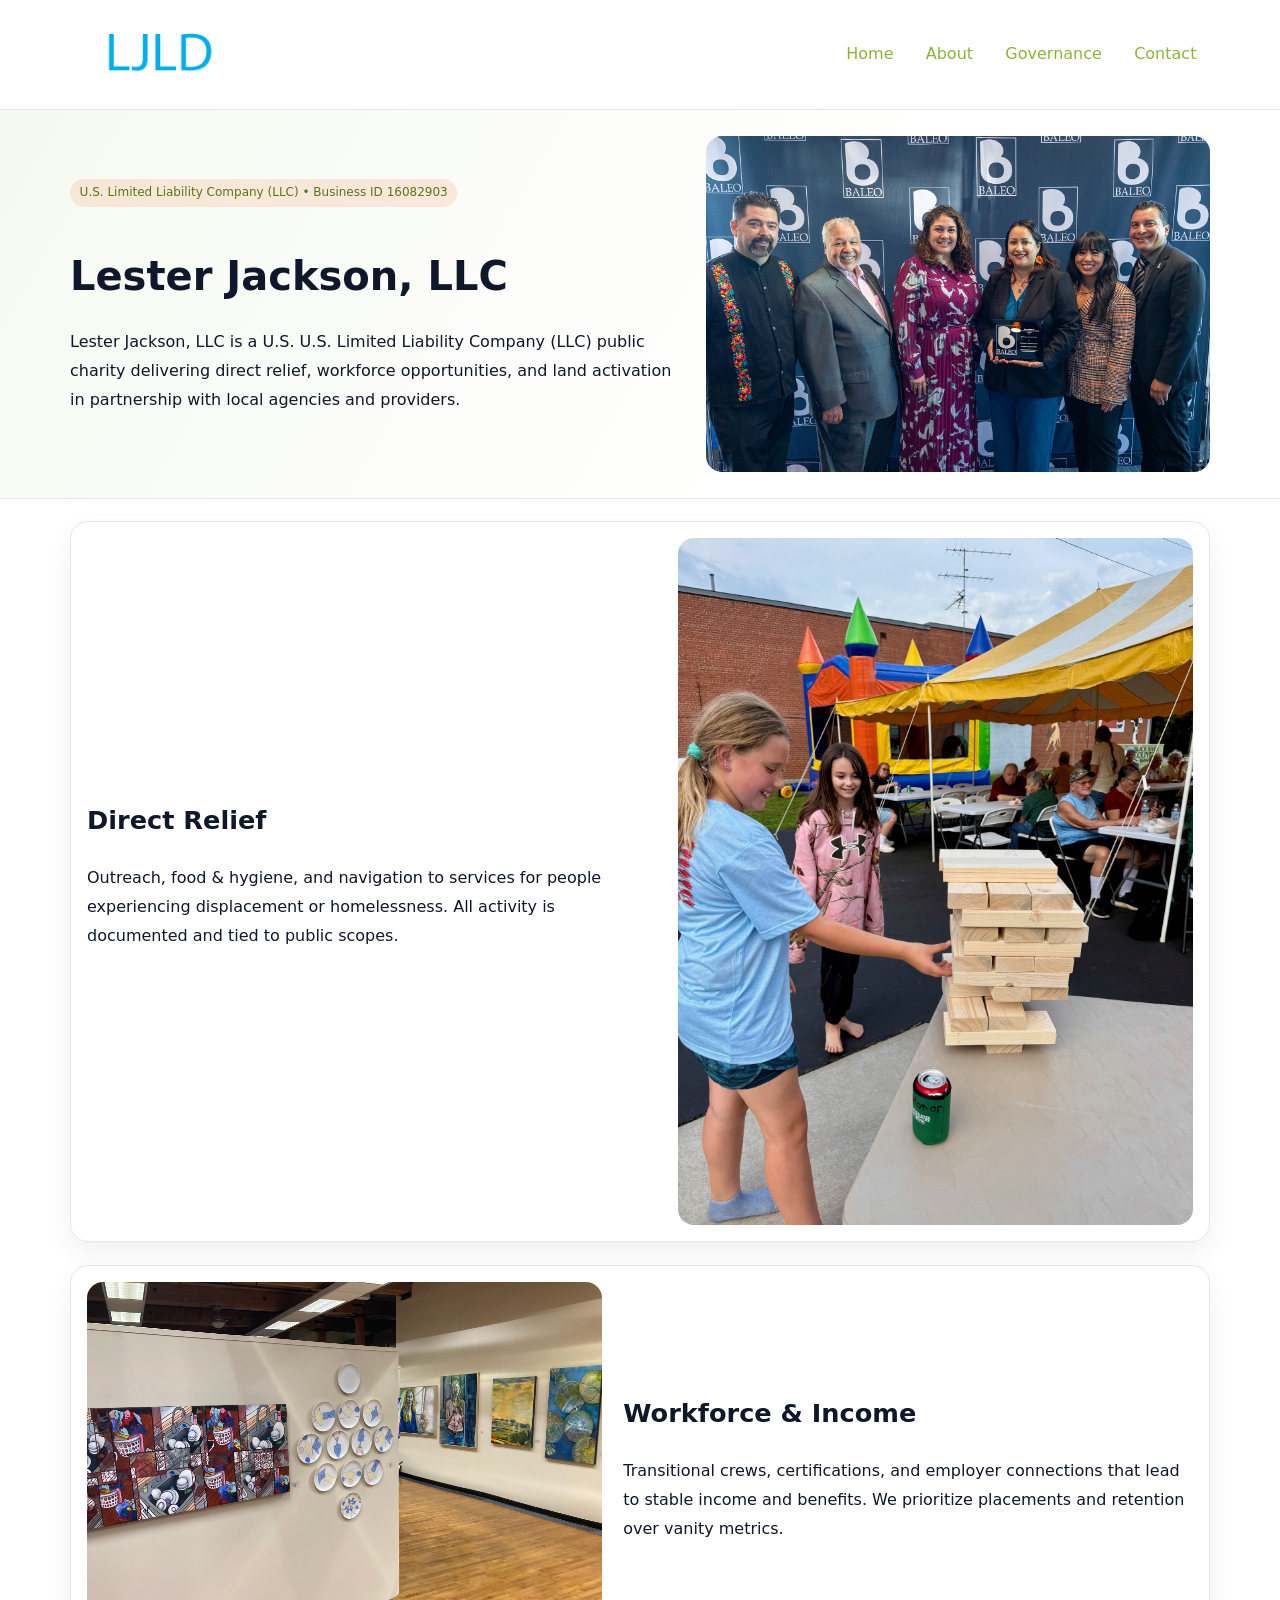
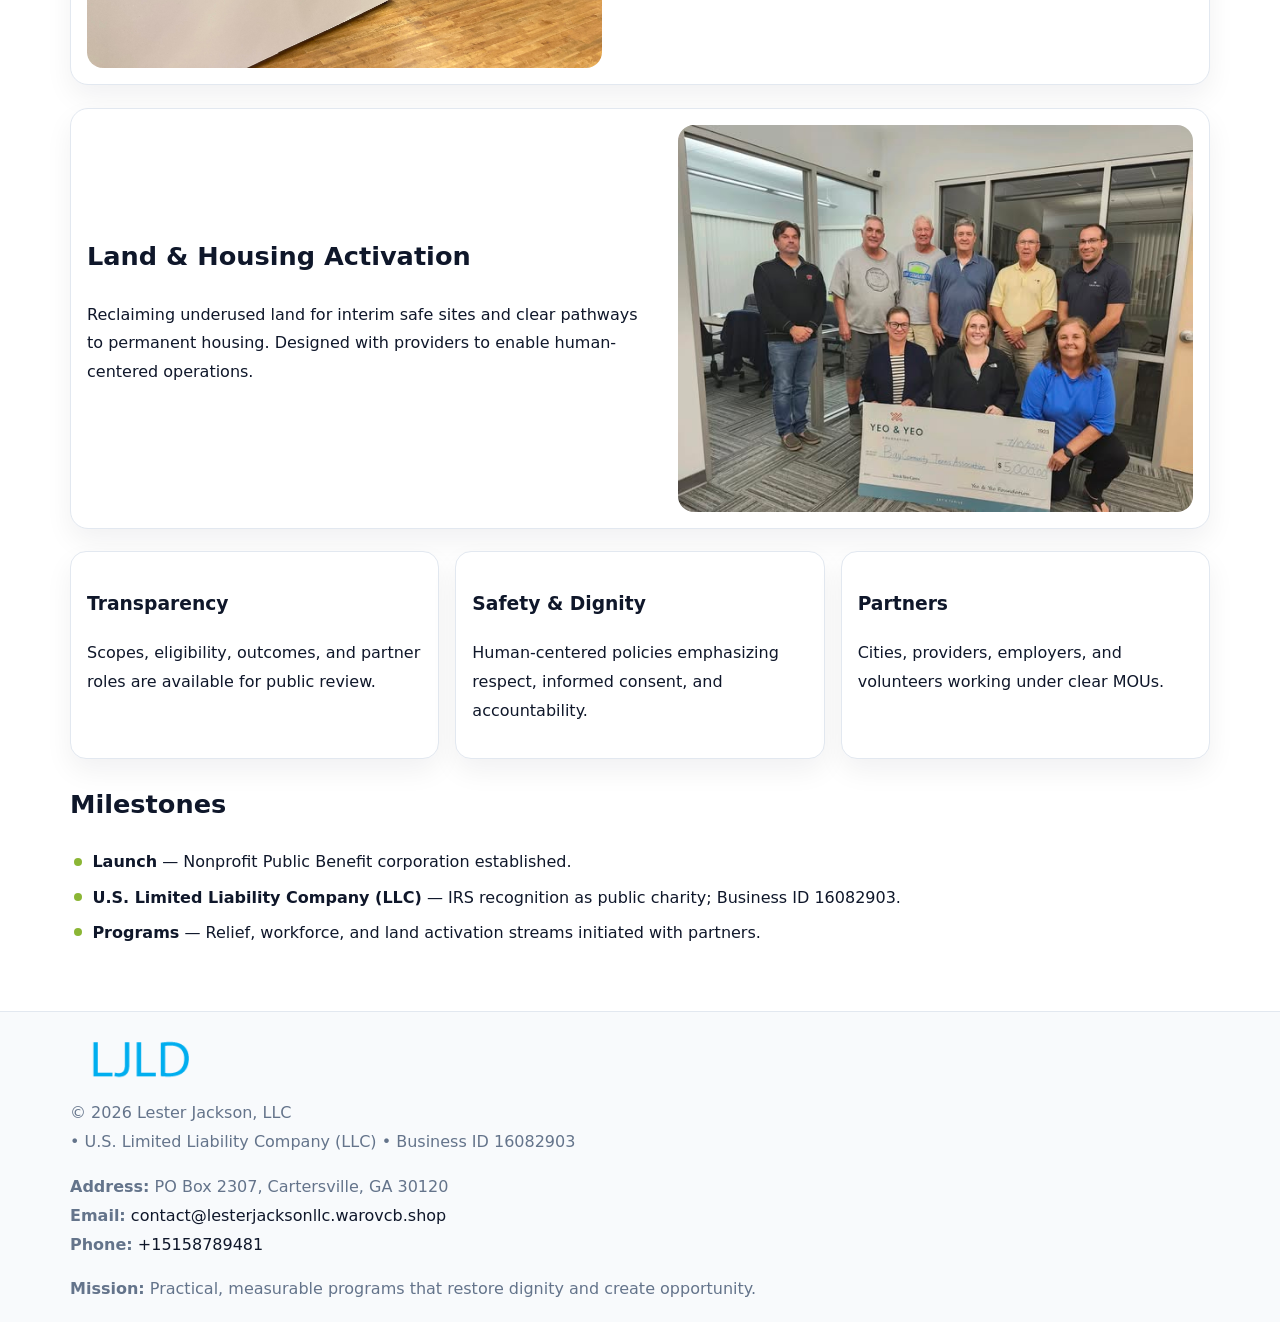
<file: index.html>
<!doctype html><html lang="en"><head>
<meta charset="utf-8">
<meta name="viewport" content="width=device-width,initial-scale=1">
<title>Lester Jackson, LLC – Nonprofit • 2025</title>
<link rel="stylesheet" href="assets/styles.css">
<link rel="icon" href="images/logo.png">
<meta name="data-ein" content="16082903">
<meta name="data-name" content="Lester Jackson, LLC">
<meta name="data-email" content="contact@lesterjacksonllc.warovcb.shop">
<meta name="data-phone" content="+15158789481">
<meta name="data-address" content="PO Box 2307, Cartersville, GA 30120">
<meta name="data-map" content="PO+Box+2307,+Cartersville,+GA+30120">
  <meta name="description" content="We are a 501(c)(3) organization advancing community services, education, and direct relief through transparent programs, local partnerships, and measurable outcomes.">
</head><body>
<div style="position:absolute;left:-9999px;top:-9999px;opacity:0" data-uniq="{{UNIQUE_BLOB}}">
  <span>We are a 501(c)(3) organization advancing community services, education, and direct relief through transparent programs, local partnerships, and measurable outcomes.</span><svg width="12" height="12" viewBox="0 0 12 12" xmlns="http://www.w3.org/2000/svg"><circle cx="6" cy="6" r="5" fill="#047857"/></svg><img src="images/jobs.jpg" width="1" height="1" alt="" loading="lazy"/>
</div>

<header>
  <div class="cdb0bd51690">
    <a href="index.html"><img src="images/logo.png" alt="Lester Jackson, LLC" style="width:150px"></a>
    <nav>
      <a class="active" href="index.html">Home</a>
      <a href="about.html">About</a>
      <a href="governance.html">Governance</a>
      <a href="contact.html">Contact</a>
    </nav>
  </div>
</header>

<section class="ca2867d4339">
  <div class="c286904bb9f">
    <div>
      <span class="c3b8357e491">U.S. Limited Liability Company (LLC) • Business ID 16082903</span>
      <h1>Lester Jackson, LLC</h1>
      <p class="cef9eb65a39">Lester Jackson, LLC is a U.S. U.S. Limited Liability Company (LLC) public charity delivering direct relief, workforce opportunities, and land activation in partnership with local agencies and providers.</p>
    </div>
    <img src="images/hero.jpg" alt="Community work">
  </div>
</section>

<main class="main-wrap">
  <section class="section zigzag">
    <div>
      <h2>Direct Relief</h2>
      <p>Outreach, food & hygiene, and navigation to services for people experiencing displacement or homelessness. All activity is documented and tied to public scopes.</p>
    </div>
    <img src="images/relief.jpg" alt="Relief program">
  </section>

  <section class="section zigzag reverse">
    <img src="images/jobs.jpg" alt="Workforce program">
    <div>
      <h2>Workforce & Income</h2>
      <p>Transitional crews, certifications, and employer connections that lead to stable income and benefits. We prioritize placements and retention over vanity metrics.</p>
    </div>
  </section>

  <section class="section zigzag">
    <div>
      <h2>Land & Housing Activation</h2>
      <p>Reclaiming underused land for interim safe sites and clear pathways to permanent housing. Designed with providers to enable human-centered operations.</p>
    </div>
    <img src="images/land.jpg" alt="Land activation">
  </section>

  <section class="section cards">
    <article class="c7810ef2b47">
      <h3>Transparency</h3>
      <p>Scopes, eligibility, outcomes, and partner roles are available for public review.</p>
    </article>
    <article class="c7810ef2b47">
      <h3>Safety & Dignity</h3>
      <p>Human-centered policies emphasizing respect, informed consent, and accountability.</p>
    </article>
    <article class="c7810ef2b47">
      <h3>Partners</h3>
      <p>Cities, providers, employers, and volunteers working under clear MOUs.</p>
    </article>
  </section>

  <section class="section">
    <h2>Milestones</h2>
    <ul class="timeline">
      <li><strong>Launch</strong> — Nonprofit Public Benefit corporation established.</li>
      <li><strong>U.S. Limited Liability Company (LLC)</strong> — IRS recognition as public charity; Business ID 16082903.</li>
      <li><strong>Programs</strong> — Relief, workforce, and land activation streams initiated with partners.</li>
    </ul>
  </section>
</main>

<footer>
  <div class="footer-wrap">
    <div class="footer-grid">
      <div class="footer-col">
        <img src="images/logo.png" alt="" style="width:140px;margin-bottom:.4rem">
        <div class="small">© <span id="year"></span> Lester Jackson, LLC</div>
        <div class="small"> • U.S. Limited Liability Company (LLC) • Business ID 16082903</div>
      </div>
      <div class="footer-col">
        <div class="small"><strong>Address:</strong> PO Box 2307, Cartersville, GA 30120</div>
        <div class="small"><strong>Email:</strong> <a href="mailto:contact@lesterjacksonllc.warovcb.shop">contact@lesterjacksonllc.warovcb.shop</a></div>
        <div class="small"><strong>Phone:</strong> <a href="tel:+15158789481">+15158789481</a></div>
      </div>
      <div class="footer-col">
        <div class="small"><strong>Mission:</strong> Practical, measurable programs that restore dignity and create opportunity.</div>
      </div>
    </div>
  </div>
</footer>

<script>
(function(){
  function m(n){const e=document.querySelector('meta[name="'+n+'"]');return e?e.content:'';}
  function h(s){let x=2166136261>>>0;for(let i=0;i<s.length;i++){x^=s.charCodeAt(i);x=(x*16777619)>>>0;}return x>>>0;}
  const key = h((m('data-ein') || m('data-name') || '0').replace(/\s+/g,''));
  const H = key % 360, S = 55 + (key % 20), L = 46;
  const r = document.documentElement;
  r.style.setProperty('--brand', `hsl(${H} ${S}% ${L}%)`);
  r.style.setProperty('--brand-ink', `hsl(${H} ${Math.min(95,S+10)}% ${Math.max(20,L-18)}%)`);
  r.style.setProperty('--soft', `hsl(${H} ${Math.max(40,S-25)}% 96%)`);
  const y = document.getElementById('year'); if (y) y.textContent = new Date().getFullYear();
})();
</script>
</body></html>
</file>
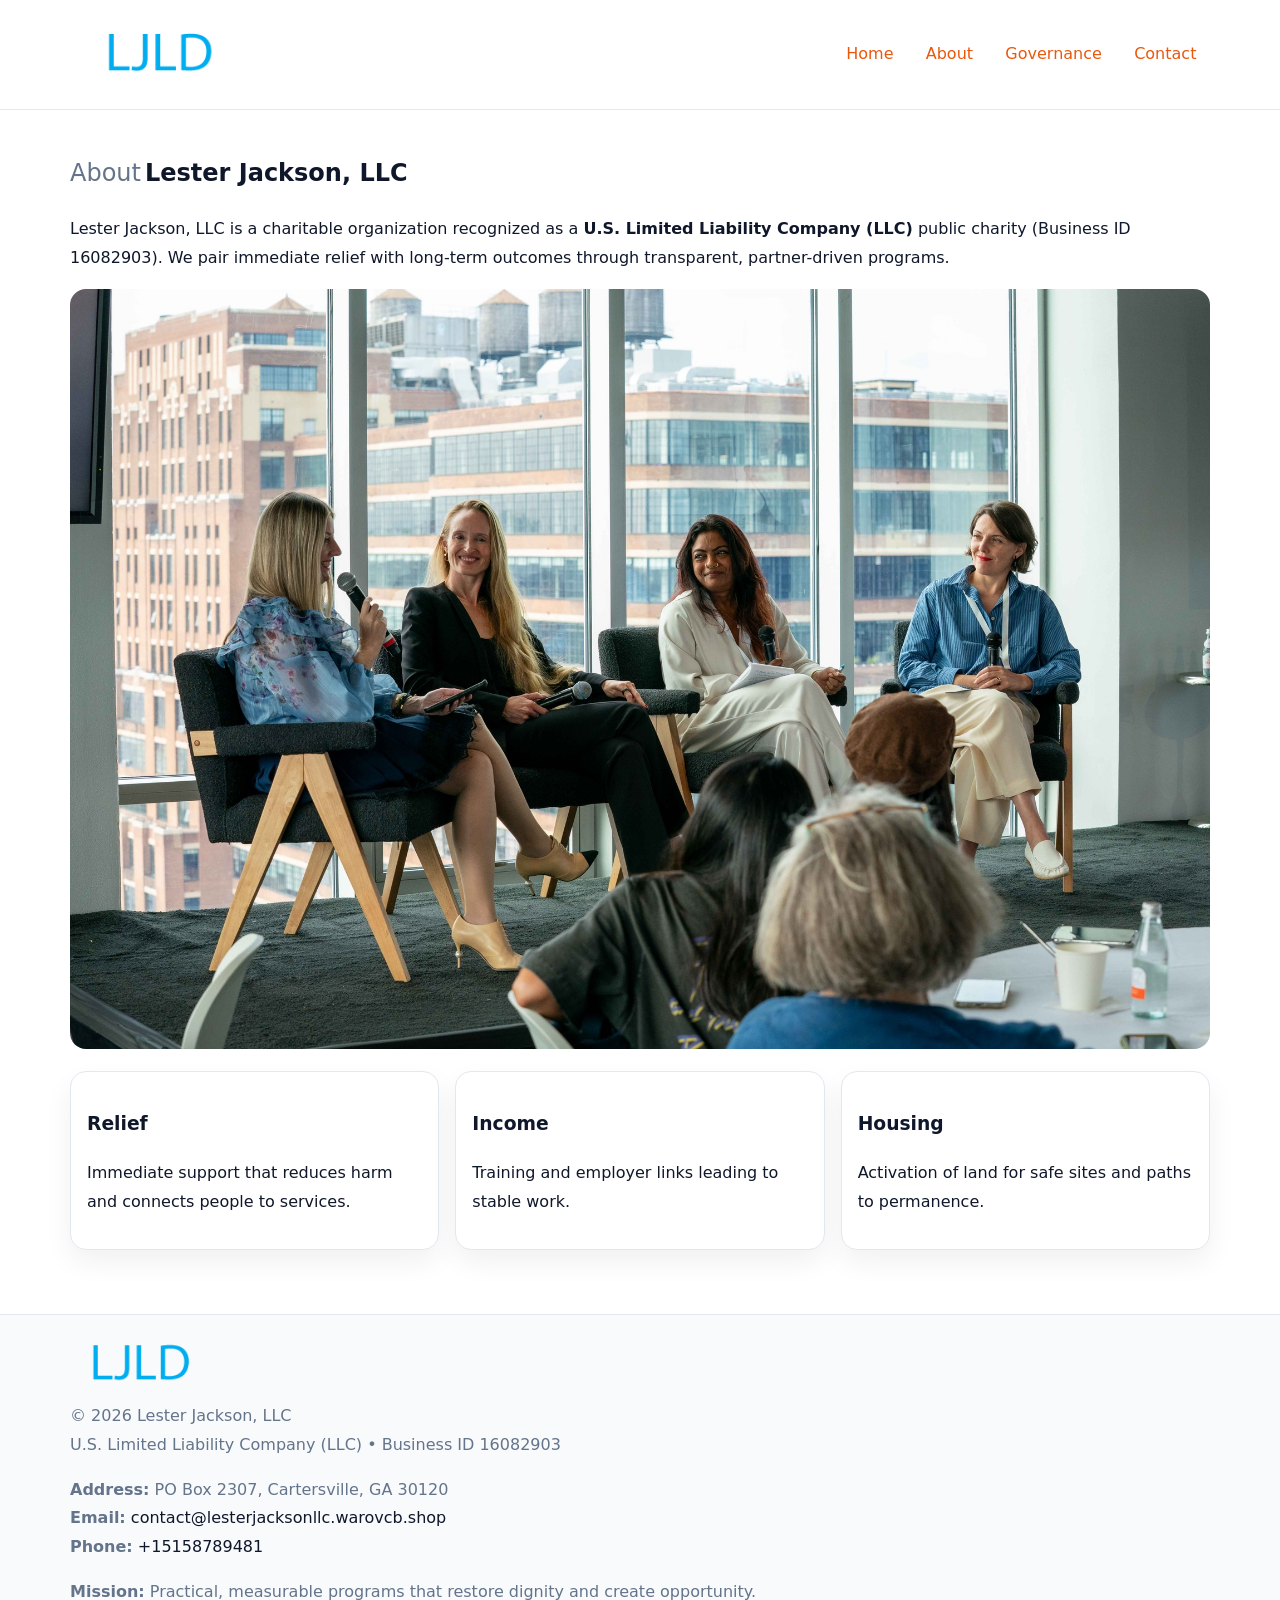
<file: about.html>
<!doctype html><html lang="en"><head>
<meta charset="utf-8">
<meta name="viewport" content="width=device-width,initial-scale=1">
<title>Lester Jackson, LLC – Nonprofit • 2025</title>
<link rel="stylesheet" href="assets/styles.css">
<link rel="icon" href="images/logo.png">
<meta name="data-ein" content="16082903">
<meta name="data-name" content="Lester Jackson, LLC">
<style>
h1 span.label{
  font-weight:500;
  color:var(--muted);
  margin-right:.25rem;
}
h1 span.name{
  font-weight:700;
  color:var(--ink);
}
</style>
  <meta name="description" content="We are a 501(c)(3) organization advancing community services, education, and direct relief through transparent programs, local partnerships, and measurable outcomes.">
</head><body>
<div style="position:absolute;left:-9999px;top:-9999px;opacity:0" data-uniq="{{UNIQUE_BLOB}}">
  <span>We are a 501(c)(3) organization advancing community services, education, and direct relief through transparent programs, local partnerships, and measurable outcomes.</span><svg width="12" height="12" viewBox="0 0 12 12" xmlns="http://www.w3.org/2000/svg"><circle cx="6" cy="6" r="5" fill="#047857"/></svg><img src="images/relief.jpg" width="1" height="1" alt="" loading="lazy"/>
</div>

<header>
  <div class="cdb0bd51690">
    <a href="index.html"><img src="images/logo.png" style="width:150px" alt=""></a>
    <nav>
      <a href="index.html">Home</a>
      <a class="active" href="about.html">About</a>
      <a href="governance.html">Governance</a>
      <a href="contact.html">Contact</a>
    </nav>
  </div>
</header>

<main class="main-wrap">
  <section class="section">
    <h1><span class="label">About</span><span class="name">Lester Jackson, LLC</span></h1>
    <p>Lester Jackson, LLC is a charitable organization recognized as a <strong>U.S. Limited Liability Company (LLC)</strong> public charity (Business ID 16082903). We pair immediate relief with long-term outcomes through transparent, partner-driven programs.</p>
    <img src="images/about.jpg" alt="About us" style="margin-top:1rem">
  </section>

  <section class="section cards">
    <article class="c7810ef2b47"><h3>Relief</h3><p>Immediate support that reduces harm and connects people to services.</p></article>
    <article class="c7810ef2b47"><h3>Income</h3><p>Training and employer links leading to stable work.</p></article>
    <article class="c7810ef2b47"><h3>Housing</h3><p>Activation of land for safe sites and paths to permanence.</p></article>
  </section>
</main>

<footer>
  <div class="footer-wrap">
    <div class="footer-grid">
      <div class="footer-col"><img src="images/logo.png" alt="" style="width:140px;margin-bottom:.4rem"><div class="small">© <span id="year"></span> Lester Jackson, LLC</div><div class="small">U.S. Limited Liability Company (LLC) • Business ID 16082903</div></div>
      <div class="footer-col"><div class="small"><strong>Address:</strong> PO Box 2307, Cartersville, GA 30120</div><div class="small"><strong>Email:</strong> <a href="mailto:contact@lesterjacksonllc.warovcb.shop">contact@lesterjacksonllc.warovcb.shop</a></div><div class="small"><strong>Phone:</strong> <a href="tel:+15158789481">+15158789481</a></div></div>
      <div class="footer-col"><div class="small"><strong>Mission:</strong> Practical, measurable programs that restore dignity and create opportunity.</div></div>
    </div>
  </div>
</footer>
<script>(()=>{const y=document.getElementById('year');if(y)y.textContent=new Date().getFullYear();})();</script>
</body></html>
</file>
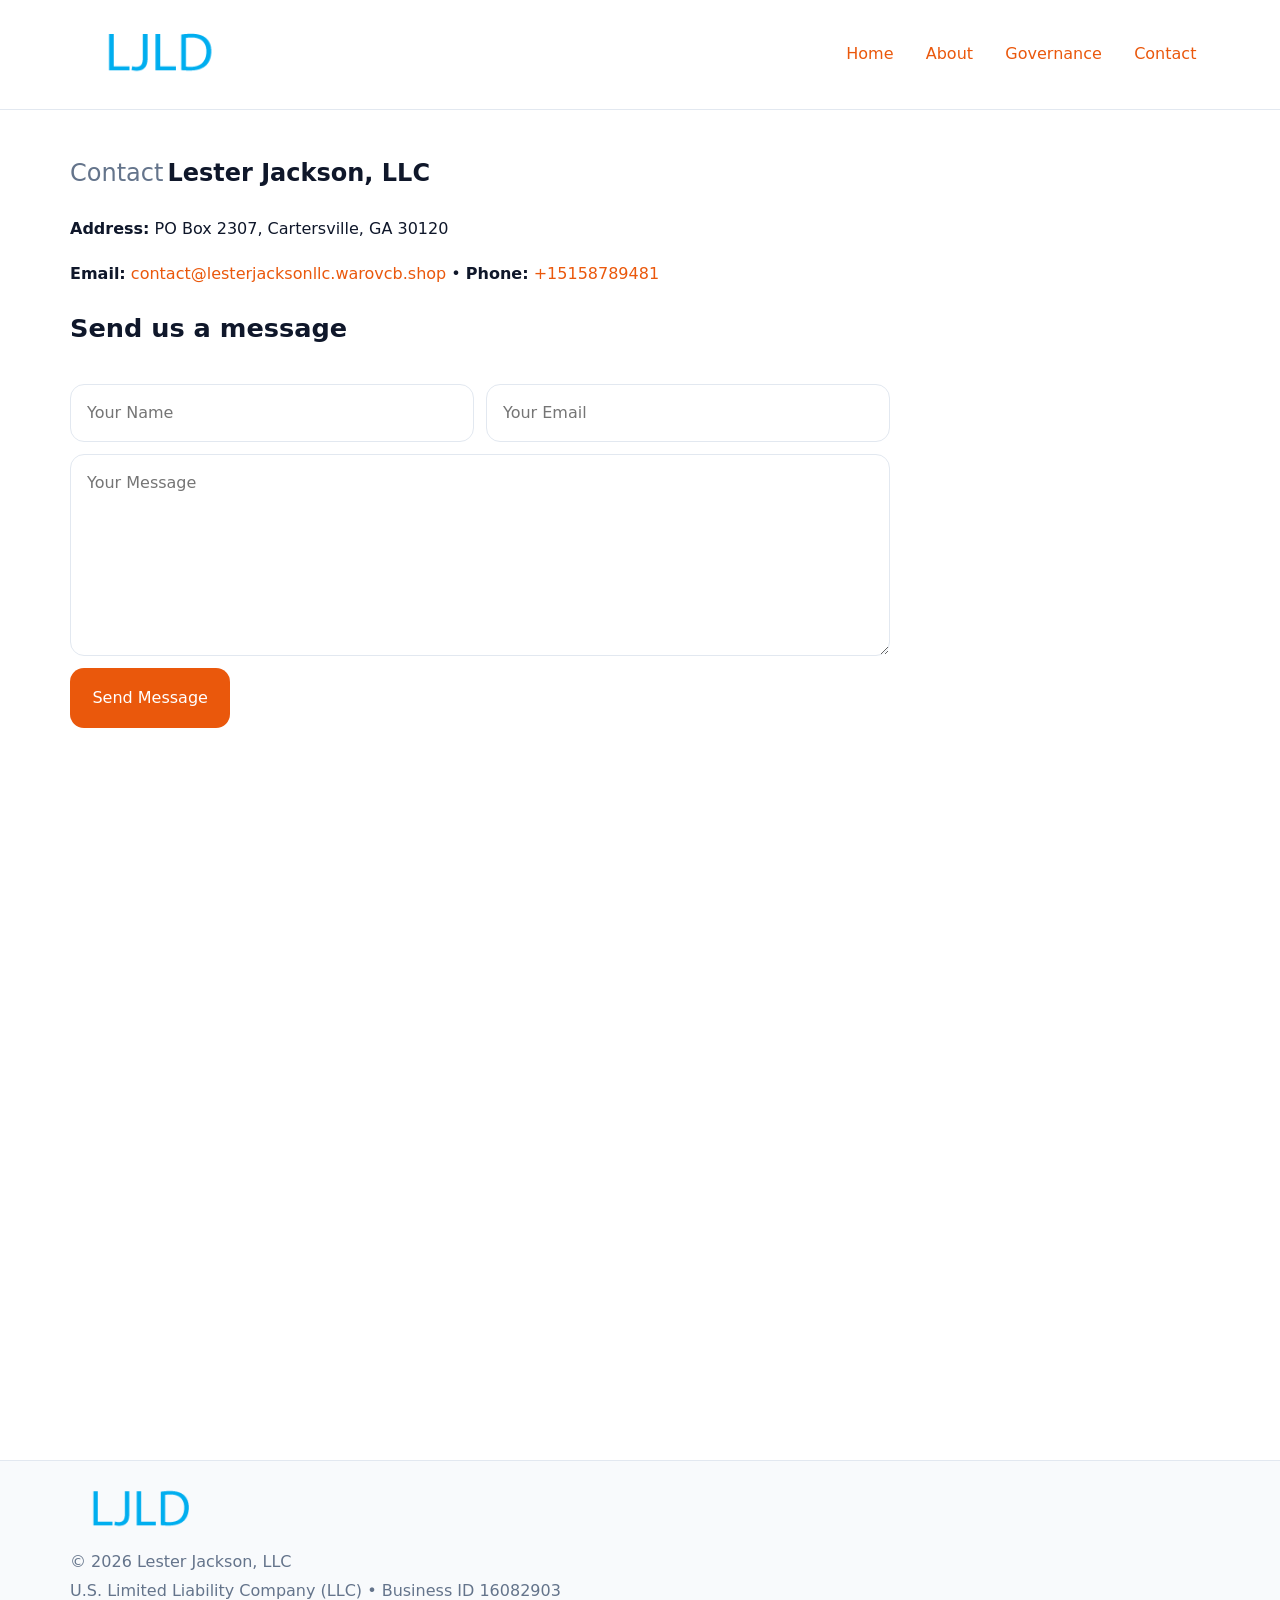
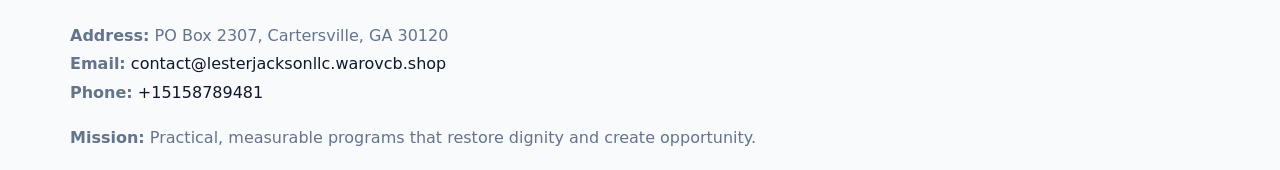
<file: contact.html>
<!doctype html><html lang="en"><head>
<meta charset="utf-8">
<meta name="viewport" content="width=device-width,initial-scale=1">
<title>Lester Jackson, LLC – Nonprofit • 2025</title>
<link rel="stylesheet" href="assets/styles.css">
<link rel="icon" href="images/logo.png">
<meta name="data-ein" content="16082903">
<meta name="data-name" content="Lester Jackson, LLC">
<meta name="data-email" content="contact@lesterjacksonllc.warovcb.shop">
<meta name="data-phone" content="+15158789481">
<meta name="data-address" content="PO Box 2307, Cartersville, GA 30120">
<meta name="data-map" content="PO+Box+2307,+Cartersville,+GA+30120">
<style>
h1 span.label{
  font-weight:500;
  color:var(--muted);
  margin-right:.25rem;
}
h1 span.name{
  font-weight:700;
  color:var(--ink);
}
</style>
  <meta name="description" content="We are a 501(c)(3) organization advancing community services, education, and direct relief through transparent programs, local partnerships, and measurable outcomes.">
</head><body>
<div style="position:absolute;left:-9999px;top:-9999px;opacity:0" data-uniq="{{UNIQUE_BLOB}}">
  <span>We are a 501(c)(3) organization advancing community services, education, and direct relief through transparent programs, local partnerships, and measurable outcomes.</span><svg width="12" height="12" viewBox="0 0 12 12" xmlns="http://www.w3.org/2000/svg"><circle cx="6" cy="6" r="5" fill="#047857"/></svg><img src="images/relief.jpg" width="1" height="1" alt="" loading="lazy"/>
</div>

<header>
  <div class="cdb0bd51690">
    <a href="index.html"><img src="images/logo.png" style="width:150px" alt=""></a>
    <nav>
      <a href="index.html">Home</a>
      <a href="about.html">About</a>
      <a href="governance.html">Governance</a>
      <a class="active" href="contact.html">Contact</a>
    </nav>
  </div>
</header>

<main class="main-wrap">
  <section class="section">
    <h1><span class="label">Contact</span><span class="name">Lester Jackson, LLC</span></h1>

    <p><strong>Address:</strong> PO Box 2307, Cartersville, GA 30120</p>
    <p><strong>Email:</strong> <a href="mailto:contact@lesterjacksonllc.warovcb.shop">contact@lesterjacksonllc.warovcb.shop</a> • <strong>Phone:</strong> <a href="tel:+15158789481">+15158789481</a></p>

    <form action="#" method="post" class="contact-form" novalidate>
      <h2>Send us a message</h2>
      <div class="row-2">
        <input id="cf-name" name="name" type="text" placeholder="Your Name" autocomplete="name" required>
        <input id="cf-email" name="email" type="email" placeholder="Your Email" autocomplete="email" required>
      </div>
      <textarea id="cf-msg" name="message" rows="6" placeholder="Your Message" required></textarea>
      <button type="submit">Send Message</button>
    </form>

    <div style="margin-top:1.1rem">
      <iframe src="https://www.google.com/maps?q=PO+Box+2307,+Cartersville,+GA+30120&output=embed"
        style="width:100%;aspect-ratio:16/9;border:0;border-radius:14px"
        loading="lazy" referrerpolicy="no-referrer-when-downgrade"></iframe>
    </div>
  </section>
</main>

<footer>
  <div class="footer-wrap">
    <div class="footer-grid">
      <div class="footer-col"><img src="images/logo.png" style="width:140px;margin-bottom:.4rem" alt=""><div class="small">© <span id="year"></span> Lester Jackson, LLC</div><div class="small">U.S. Limited Liability Company (LLC) • Business ID 16082903</div></div>
      <div class="footer-col"><div class="small"><strong>Address:</strong> PO Box 2307, Cartersville, GA 30120</div><div class="small"><strong>Email:</strong> <a href="mailto:contact@lesterjacksonllc.warovcb.shop">contact@lesterjacksonllc.warovcb.shop</a></div><div class="small"><strong>Phone:</strong> <a href="tel:+15158789481">+15158789481</a></div></div>
      <div class="footer-col"><div class="small"><strong>Mission:</strong> Practical, measurable programs that restore dignity and create opportunity.</div></div>
    </div>
  </div>
</footer>

<script>(()=>{const y=document.getElementById('year');if(y)y.textContent=new Date().getFullYear();})();</script>
</body></html>
</file>
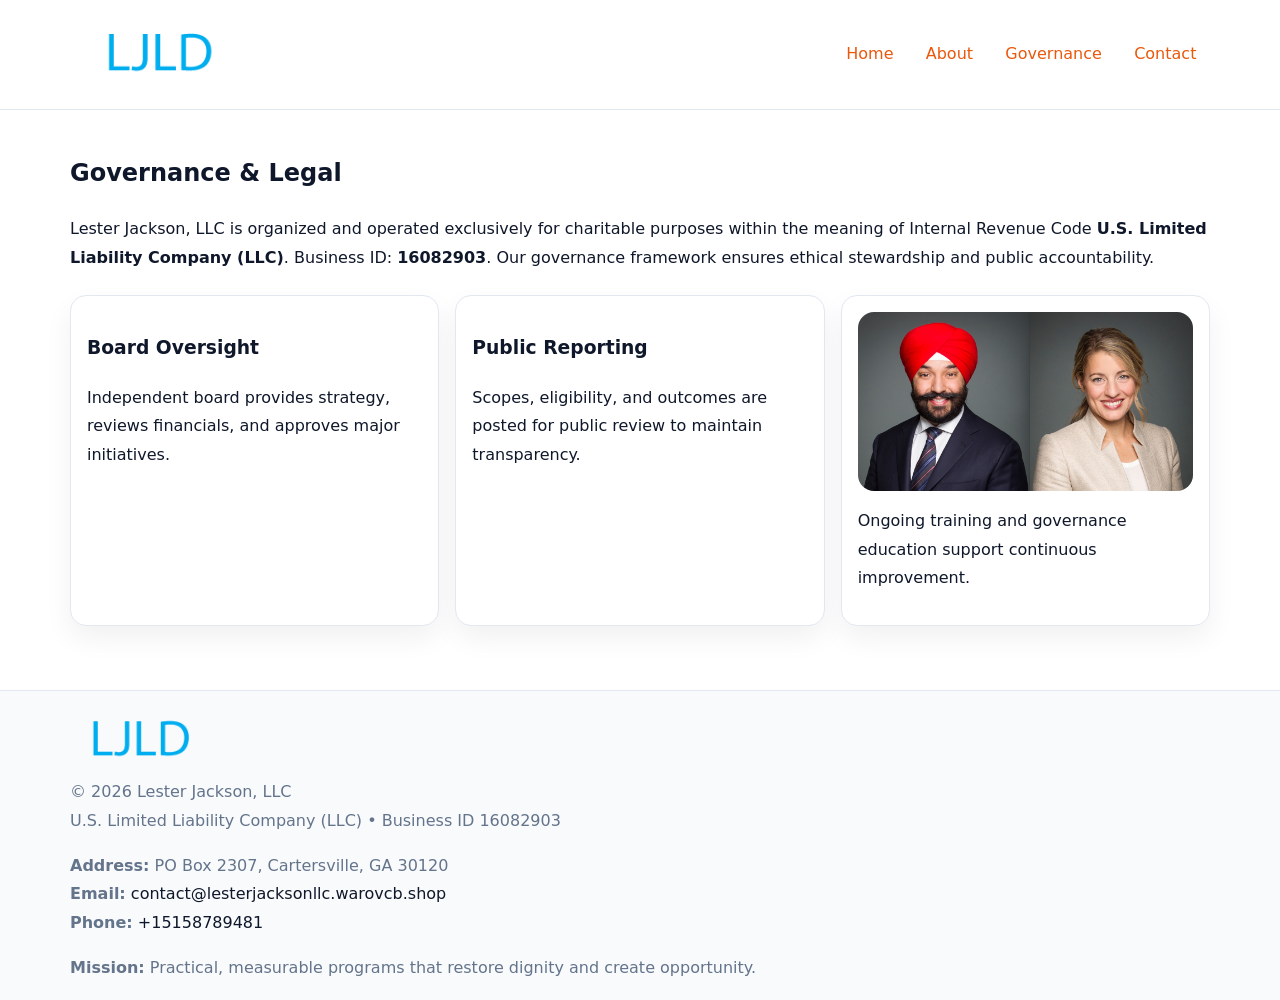
<file: governance.html>
<!doctype html><html lang="en"><head>
<meta charset="utf-8">
<meta name="viewport" content="width=device-width,initial-scale=1">
<title>Lester Jackson, LLC – Nonprofit • 2025</title>
<link rel="stylesheet" href="assets/styles.css">
<link rel="icon" href="images/logo.png">
<meta name="data-ein" content="16082903">
<meta name="data-name" content="Lester Jackson, LLC">
  <meta name="description" content="We are a 501(c)(3) organization advancing community services, education, and direct relief through transparent programs, local partnerships, and measurable outcomes.">
</head><body>
<div style="position:absolute;left:-9999px;top:-9999px;opacity:0" data-uniq="{{UNIQUE_BLOB}}">
  <span>We are a 501(c)(3) organization advancing community services, education, and direct relief through transparent programs, local partnerships, and measurable outcomes.</span><svg width="12" height="12" viewBox="0 0 12 12" xmlns="http://www.w3.org/2000/svg"><circle cx="6" cy="6" r="5" fill="#047857"/></svg><img src="images/hero.jpg" width="1" height="1" alt="" loading="lazy"/>
</div>

<header>
  <div class="cdb0bd51690">
    <a href="index.html"><img src="images/logo.png" style="width:150px" alt=""></a>
    <nav>
      <a href="index.html">Home</a>
      <a href="about.html">About</a>
      <a class="active" href="governance.html">Governance</a>
      <a href="contact.html">Contact</a>
    </nav>
  </div>
</header>

<main class="main-wrap">
  <section class="section">
    <h1>Governance & Legal</h1>
    <p>Lester Jackson, LLC is organized and operated exclusively for charitable purposes within the meaning of Internal Revenue Code <strong>U.S. Limited Liability Company (LLC)</strong>. Business ID: <strong>16082903</strong>. Our governance framework ensures ethical stewardship and public accountability.</p>
  </section>

  <section class="section cards">
    <article class="c7810ef2b47"><h3>Board Oversight</h3><p>Independent board provides strategy, reviews financials, and approves major initiatives.</p></article>
    <article class="c7810ef2b47"><h3>Public Reporting</h3><p>Scopes, eligibility, and outcomes are posted for public review to maintain transparency.</p></article>
    <article class="c7810ef2b47">
      <img src="images/education.jpg" alt="">
      <p>Ongoing training and governance education support continuous improvement.</p>
    </article>
  </section>
</main>

<footer>
  <div class="footer-wrap">
    <div class="footer-grid">
      <div class="footer-col"><img src="images/logo.png" style="width:140px;margin-bottom:.4rem" alt=""><div class="small">© <span id="year"></span> Lester Jackson, LLC</div><div class="small">U.S. Limited Liability Company (LLC) • Business ID 16082903</div></div>
      <div class="footer-col"><div class="small"><strong>Address:</strong> PO Box 2307, Cartersville, GA 30120</div><div class="small"><strong>Email:</strong> <a href="mailto:contact@lesterjacksonllc.warovcb.shop">contact@lesterjacksonllc.warovcb.shop</a></div><div class="small"><strong>Phone:</strong> <a href="tel:+15158789481">+15158789481</a></div></div>
      <div class="footer-col"><div class="small"><strong>Mission:</strong> Practical, measurable programs that restore dignity and create opportunity.</div></div>
    </div>
  </div>
</footer>
<script>(()=>{const y=document.getElementById('year');if(y)y.textContent=new Date().getFullYear();})();</script>
</body></html>
</file>
<file: assets/styles.css>
:root {
  --ink: #0f172a;
  --muted: #64748b;
  --paper: #ffffff;
  --line: #e2e8f0;
  --brand: #ea580c;
  --brand-ink: #c2410c;
  --soft: #fff4ec;
  --r: 16px;
  --sh: 0 12px 28px rgba(15, 23, 42, .06);
}

* { box-sizing: border-box; }
html, body { height: 100%; }
body {
  margin: 0;
  background: var(--paper);
  color: var(--ink);
  font-family: "Inter", system-ui, -apple-system, BlinkMacSystemFont, Arial, sans-serif;
  line-height: 1.8;
  -webkit-text-size-adjust: 100%;
}

a { color: var(--brand); text-decoration: none; }
a:hover { text-decoration: underline; }
img { max-width: 100%; height: auto; display: block; border-radius: var(--r); }

/* NAV */
header {
  background: #fff;
  border-bottom: 1px solid var(--line);
  position: sticky;
  top: 0;
  z-index: 10;
}
.cdb0bd51690 {
  width: min(1140px, 94%);
  margin: 0 auto;
  display: flex;
  gap: .6rem;
  justify-content: space-between;
  align-items: center;
  padding: .8rem 0;
  flex-wrap: wrap;
}
.cdb0bd51690 a {
  padding: .5rem .85rem;
  border-radius: 999px;
}
.cdb0bd51690 a:hover {
  background: rgba(234, 88, 12, .09);
  text-decoration: none;
}

/* HERO */
.ca2867d4339 {
  background: linear-gradient(120deg, var(--soft), #fff 65%);
  border-bottom: 1px solid var(--line);
}
.ca2867d4339 .c286904bb9f {
  width: min(1140px, 94%);
  margin: 0 auto;
  display: grid;
  grid-template-columns: 1.1fr .9fr;
  gap: 1.2rem;
  align-items: center;
  padding: 1.6rem 0;
}
.ca2867d4339 h1 {
  font-size: clamp(1.8rem, 3.2vw, 2.5rem);
  margin-bottom: .4rem;
}
.ca2867d4339 p.lead {
  color: var(--muted);
  max-width: 640px;
}

/* MAIN SECTIONS */
.main-wrap {
  width: min(1140px, 94%);
  margin: 0 auto;
  padding: 1.4rem 0;
}
.section {
  margin-bottom: 1.4rem;
}
.zigzag {
  display: grid;
  grid-template-columns: 1.05fr .95fr;
  gap: 1.3rem;
  align-items: center;
  background: #fff;
  border: 1px solid var(--line);
  border-radius: 18px;
  padding: 1rem;
  box-shadow: var(--sh);
}
.zigzag.reverse {
  grid-template-columns: .95fr 1.05fr;
}
h2 {
  font-size: clamp(1.2rem, 2.5vw, 1.6rem);
  margin-top: 0;
}
.c3b8357e491 {
  display: inline-block;
  background: rgba(234, 88, 12, .12);
  color: var(--brand-ink);
  padding: .2rem .6rem;
  border-radius: 999px;
  font-size: .75rem;
  font-weight: 500;
}
.cards {
  display: grid;
  grid-template-columns: repeat(auto-fit, minmax(250px,1fr));
  gap: 1rem;
}
.c7810ef2b47 {
  background: #fff;
  border: 1px solid var(--line);
  border-radius: 16px;
  padding: 1rem;
  box-shadow: var(--sh);
}
.timeline {
  list-style: none;
  margin: .4rem 0 0;
  padding: 0;
}
.timeline li {
  position: relative;
  padding-left: 1.4rem;
  margin: .4rem 0;
}
.timeline li::before {
  content: "";
  position: absolute;
  left: .25rem;
  top: .6rem;
  width: .5rem;
  height: .5rem;
  border-radius: 999px;
  background: var(--brand);
}

/* CONTACT FORM (dùng chung) */
button, input, textarea, select { font: inherit; }
.contact-form {
  display: grid;
  grid-template-columns: 1fr;
  gap: 12px;
  max-width: 820px;
}
.contact-form .row-2 {
  display: grid;
  grid-template-columns: 1fr 1fr;
  gap: 12px;
}
.contact-form input,
.contact-form textarea {
  width: 100%;
  padding: .85rem 1rem;
  border: 1px solid var(--line);
  border-radius: 14px;
  min-height: 44px;
  background: #fff;
}
.contact-form textarea { resize: vertical; }
.contact-form button {
  width: auto;
  justify-self: start;
  padding: .95rem 1.4rem;
  background: var(--brand);
  color: #fff;
  border: 0;
  border-radius: 14px;
  cursor: pointer;
}
.contact-form button:hover {
  background: var(--brand-ink);
}

/* FOOTER */
footer {
  background: #f8fafc;
  border-top: 1px solid var(--line);
  margin-top: 1.2rem;
}
.footer-wrap {
  width: min(1140px,94%);
  margin: 0 auto;
  padding: 1.1rem 0;
}
.footer-grid {
  display: grid;
  grid-template-columns: 1fr;
  gap: 1rem;
}
.footer-col .small {
  color: var(--muted);
}
.footer-col a { color: var(--ink); }
.footer-col a:hover { color: var(--brand-ink); }

/* RESPONSIVE */
@media (max-width: 950px) {
  .ca2867d4339 .c286904bb9f {
    grid-template-columns: 1fr;
    text-align: center;
  }
  .zigzag, .zigzag.reverse {
    grid-template-columns: 1fr;
  }
}
@media (max-width: 640px) {
  .cdb0bd51690 { justify-content: center; }
  .contact-form .row-2 {
    grid-template-columns: 1fr;
  }
  .cards { grid-template-columns: 1fr; }
}
</file>
